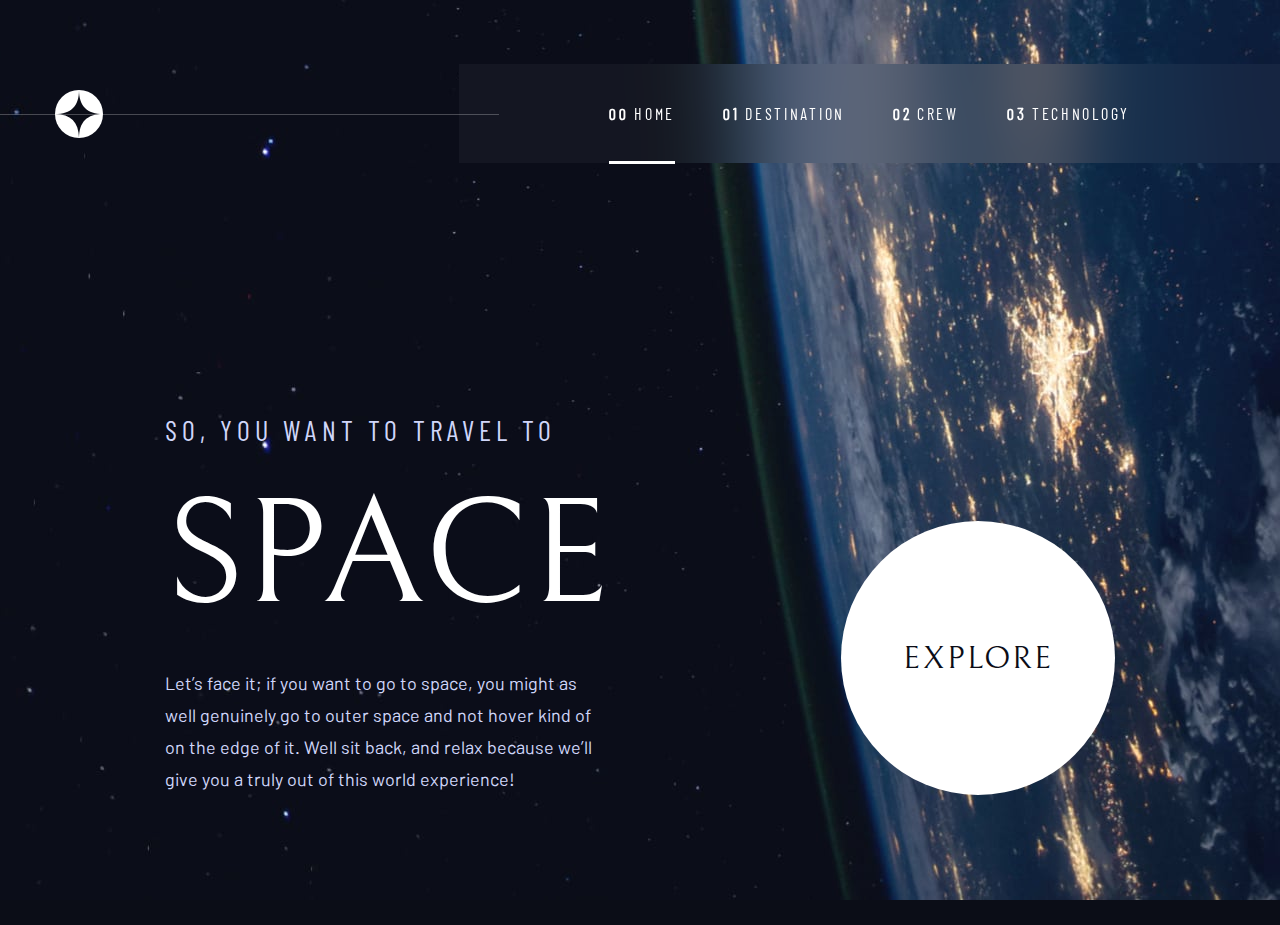
<file: index.html>
<!DOCTYPE html>
<html lang="en">
  <head>
    <meta charset="UTF-8" />
    <meta name="viewport" content="width=device-width, initial-scale=1.0" />
    <title>Space tourism multi-page website</title>
    <link rel="stylesheet" href="./styles/global.css" />
    <link rel="stylesheet" href="./styles/home.css" />
    <link
      rel="shortcut icon"
      href="../assets/favicon.png"
      type="image/x-icon"
    />
    <link
      rel="stylesheet"
      href="https://cdnjs.cloudflare.com/ajax/libs/animate.css/4.1.1/animate.min.css"
    />
  </head>
  <body>
    <div class="home wrapper">
      <header>
        <nav>
          <div class="logo">
            <img src="./assets/shared/logo.svg" alt="logo icon" />
          </div>
          <input type="checkbox" name="menu" id="menu" />
          <label for="menu"><span></span><span></span><span></span></label>
          <ul>
            <li>
              <a class="active" href="#"><span>00</span> Home</a>
            </li>
            <li>
              <a href="./pages/destination/destination.html"
                ><span>01</span> Destination</a
              >
            </li>
            <li>
              <a href="./pages/crew/crew.html"><span>02</span> Crew </a>
            </li>
            <li>
              <a href="./pages/technology/technology.html"
                ><span>03</span> Technology</a
              >
            </li>
          </ul>
        </nav>
      </header>

      <section class="hero animate__animated animate__fadeIn container">
        <div class="text">
          <h5>SO, YOU WANT TO TRAVEL TO</h5>
          <h1>Space</h1>
          <p class="description">
            Let’s face it; if you want to go to space, you might as well
            genuinely go to outer space and not hover kind of on the edge of it.
            Well sit back, and relax because we’ll give you a truly out of this
            world experience!
          </p>
        </div>
        <div class="explore">
          <a
            class="explore-btn animate__animated animate__pulse animate__delay-1s animate__infinite"
            href="./pages/destination/destination.html"
            draggable="false"
          >
            <p>Explore</p>
          </a>
        </div>
      </section>
    </div>
  </body>
</html>
</file>
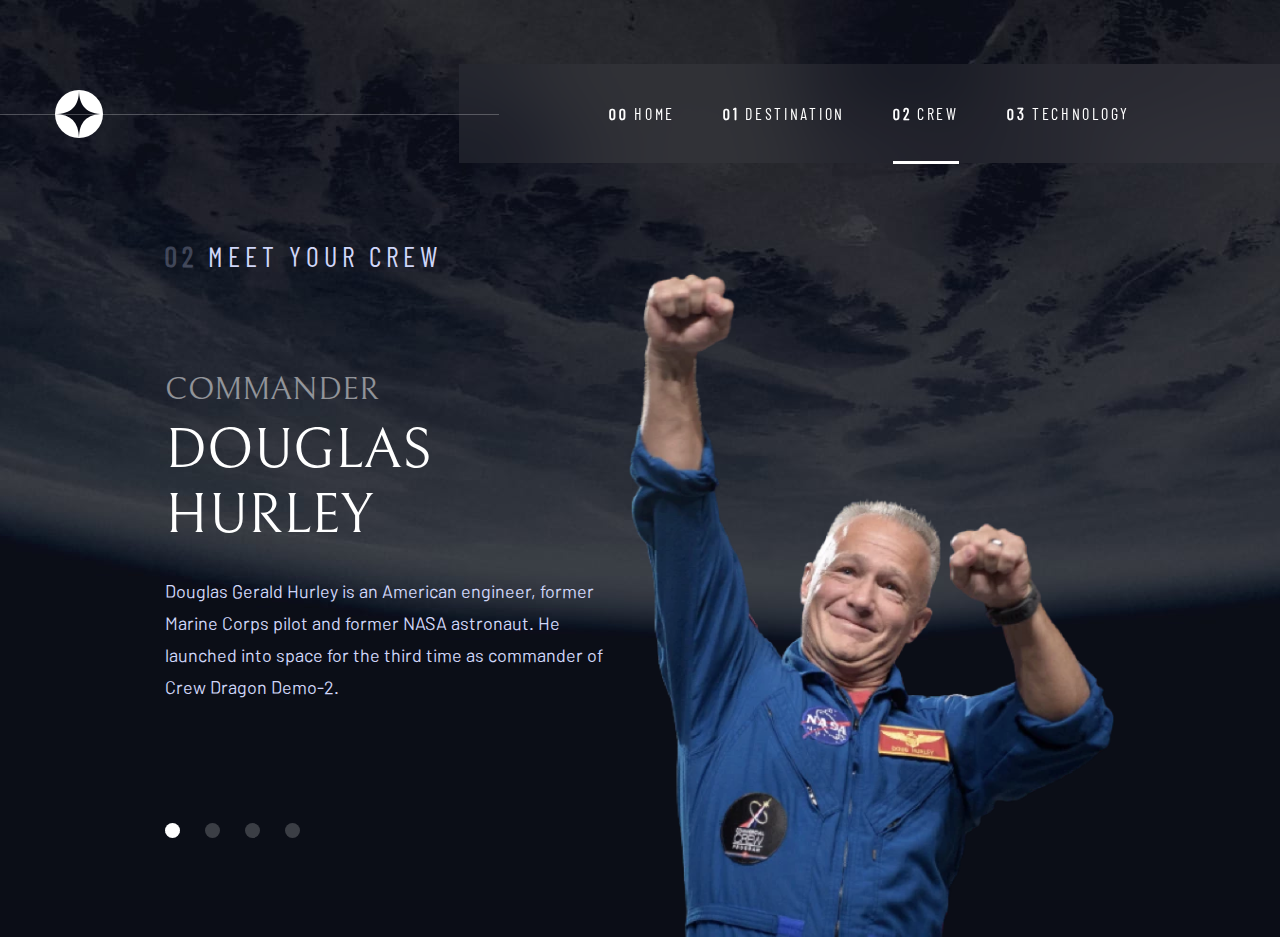
<file: pages/crew/crew.html>
<!DOCTYPE html>
<html lang="en">
  <head>
    <meta charset="UTF-8" />
    <meta name="viewport" content="width=device-width, initial-scale=1.0" />
    <title>Crew</title>
    <link rel="stylesheet" href="../../styles/global.css" />
    <link rel="stylesheet" href="../../styles/crew.css" />
    <link
      rel="shortcut icon"
      href="../../assets/favicon.png"
      type="image/x-icon"
    />
    <link
      rel="stylesheet"
      href="https://cdnjs.cloudflare.com/ajax/libs/animate.css/4.1.1/animate.min.css"
    />
  </head>
  <body>
    <div class="crew wrapper">
      <header>
        <nav>
          <div class="logo">
            <img src="../../assets/shared/logo.svg" alt="logo icon" />
          </div>
          <input type="checkbox" name="menu" id="menu" />
          <label for="menu"><span></span><span></span><span></span></label>
          <ul>
            <li>
              <a href="../../index.html"><span>00</span> Home</a>
            </li>
            <li>
              <a href="../../pages/destination/destination.html"
                ><span>01</span> Destination</a
              >
            </li>
            <li>
              <a class="active" href="#"><span>02</span> Crew </a>
            </li>
            <li>
              <a href="../../pages/technology/technology.html"
                ><span>03</span> Technology</a
              >
            </li>
          </ul>
        </nav>
      </header>

      <section class="hero container">
        <h5><span>02</span> Meet your crew</h5>

        <div class="content">
          <div class="text animate__animated animate__fadeIn">
            <h4>Commander</h4>
            <h3>Douglas Hurley</h3>
            <p class="description">
              Douglas Gerald Hurley is an American engineer, former Marine Corps
              pilot and former NASA astronaut. He launched into space for the
              third time as commander of Crew Dragon Demo-2.
            </p>
            <div class="dots">
              <a href="#" class="dot active"></a>
              <a href="./crew_2.html" class="dot"></a>
              <a href="./crew_3.html" class="dot"></a>
              <a href="./crew_4.html" class="dot"></a>
            </div>
          </div>
          <div class="image animate__animated animate__fadeInUp">
            <img
              src="../../assets/crew/image-douglas-hurley.webp"
              alt="crew image"
            />
          </div>
        </div>
      </section>
    </div>
  </body>
</html>
</file>
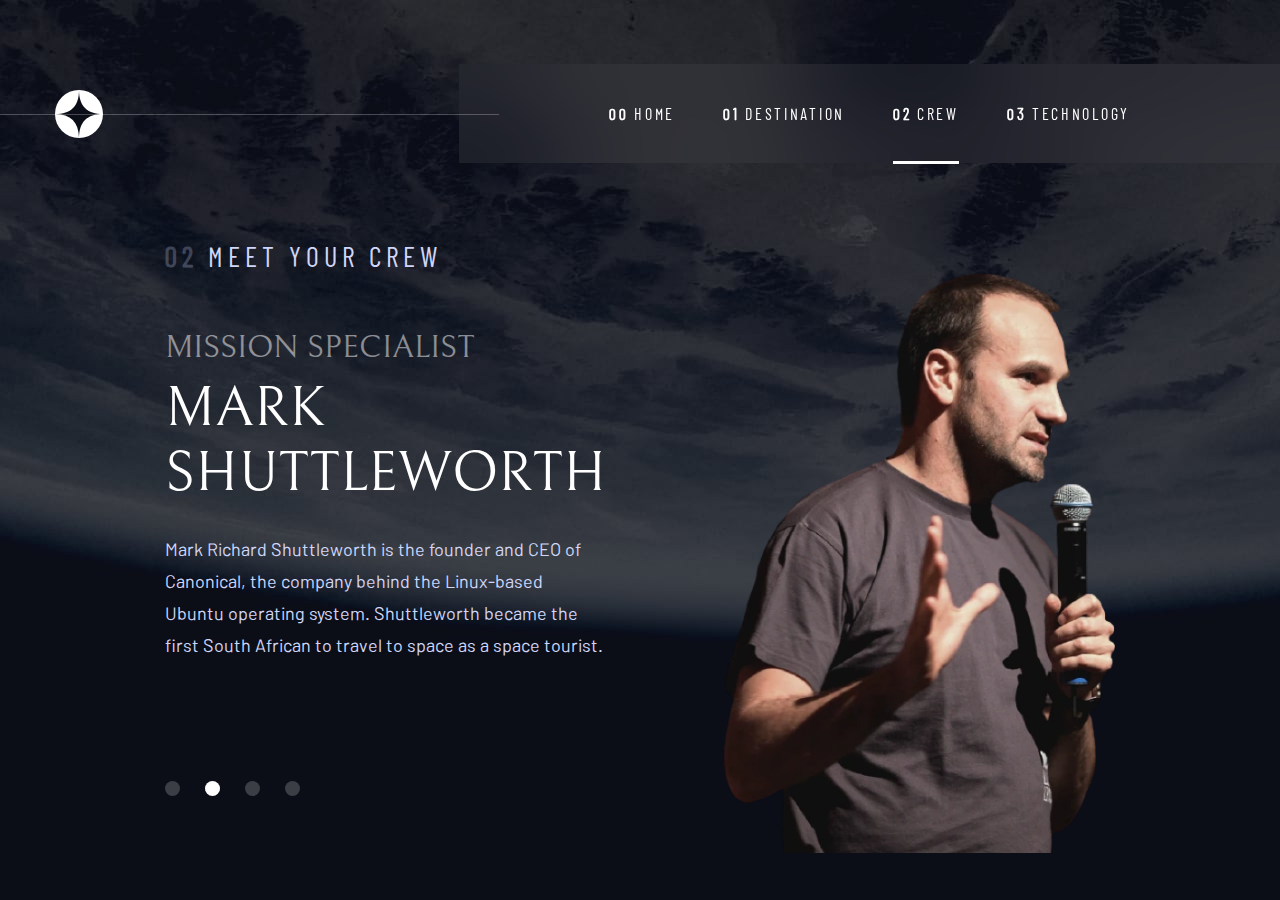
<file: pages/crew/crew_2.html>
<!DOCTYPE html>
<html lang="en">
  <head>
    <meta charset="UTF-8" />
    <meta name="viewport" content="width=device-width, initial-scale=1.0" />
    <title>Crew</title>
    <link rel="stylesheet" href="../../styles/global.css" />
    <link rel="stylesheet" href="../../styles/crew.css" />
    <link
      rel="shortcut icon"
      href="../../assets/favicon.png"
      type="image/x-icon"
    />
    <link
      rel="stylesheet"
      href="https://cdnjs.cloudflare.com/ajax/libs/animate.css/4.1.1/animate.min.css"
    />
  </head>
  <body>
    <div class="crew wrapper">
      <header>
        <nav>
          <div class="logo">
            <img src="../../assets/shared/logo.svg" alt="logo icon" />
          </div>
          <input type="checkbox" name="menu" id="menu" />
          <label for="menu"><span></span><span></span><span></span></label>
          <ul>
            <li>
              <a href="../../index.html"><span>00</span> Home</a>
            </li>
            <li>
              <a href="../../pages/destination/destination.html"
                ><span>01</span> Destination</a
              >
            </li>
            <li>
              <a class="active" href="#"><span>02</span> Crew </a>
            </li>
            <li>
              <a href="../../pages/technology/technology.html"
                ><span>03</span> Technology</a
              >
            </li>
          </ul>
        </nav>
      </header>

      <section class="hero container">
        <h5><span>02</span> Meet your crew</h5>

        <div class="content">
          <div class="text animate__animated animate__fadeIn">
            <h4>Mission Specialist</h4>
            <h3>MARK SHUTTLEWORTH</h3>
            <p class="description">
              Mark Richard Shuttleworth is the founder and CEO of Canonical, the
              company behind the Linux-based Ubuntu operating system.
              Shuttleworth became the first South African to travel to space as
              a space tourist.
            </p>
            <div class="dots">
              <a href="./crew.html" class="dot"></a>
              <a href="#" class="dot active"></a>
              <a href="./crew_3.html" class="dot"></a>
              <a href="./crew_4.html" class="dot"></a>
            </div>
          </div>
          <div class="image animate__animated animate__fadeInUp">
            <img
              src="../../assets/crew/image-mark-shuttleworth.webp"
              alt="crew image"
            />
          </div>
        </div>
      </section>
    </div>
  </body>
</html>
</file>
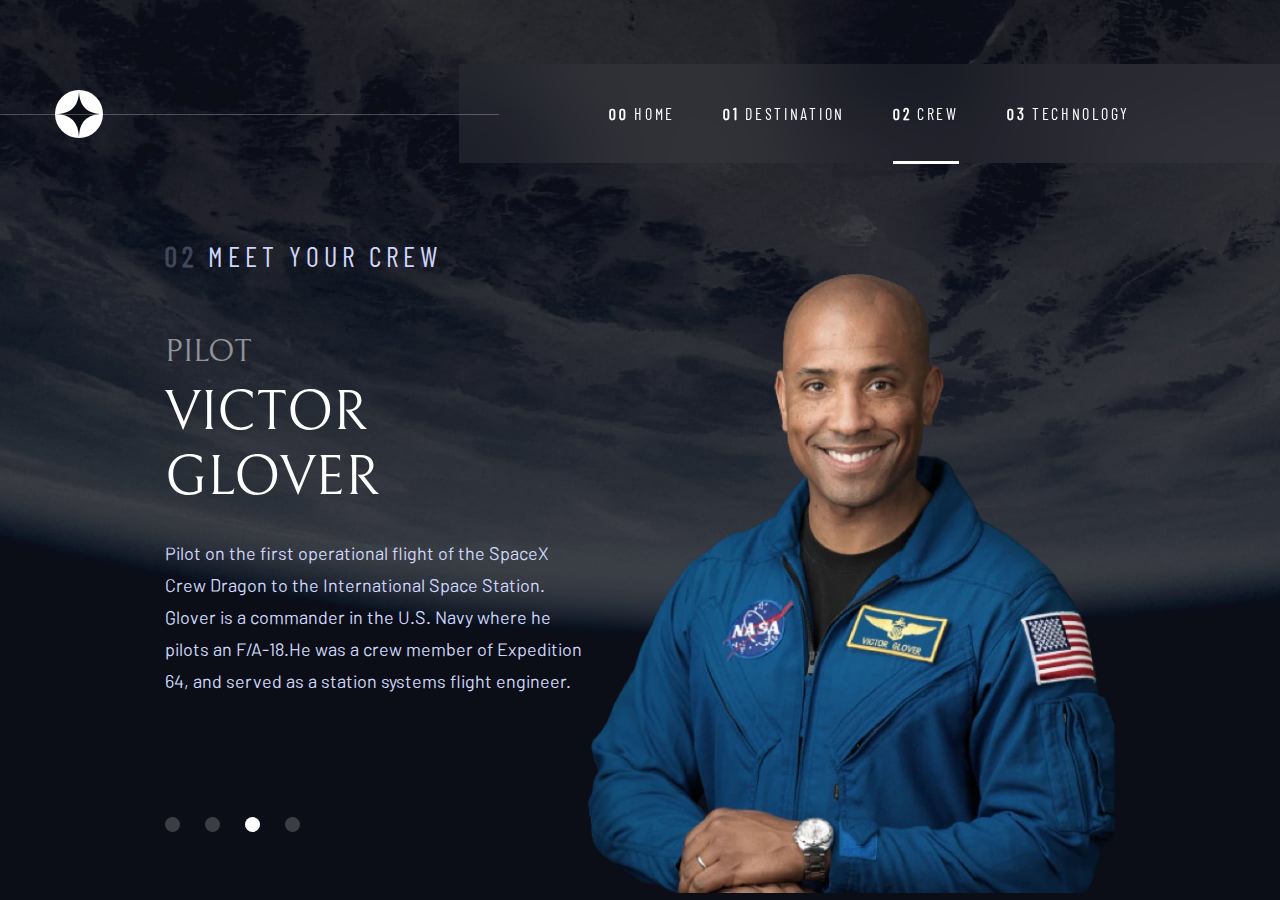
<file: pages/crew/crew_3.html>
<!DOCTYPE html>
<html lang="en">
  <head>
    <meta charset="UTF-8" />
    <meta name="viewport" content="width=device-width, initial-scale=1.0" />
    <title>Crew</title>
    <link rel="stylesheet" href="../../styles/global.css" />
    <link rel="stylesheet" href="../../styles/crew.css" />
    <link
      rel="shortcut icon"
      href="../../assets/favicon.png"
      type="image/x-icon"
    />
    <link
      rel="stylesheet"
      href="https://cdnjs.cloudflare.com/ajax/libs/animate.css/4.1.1/animate.min.css"
    />
  </head>
  <body>
    <div class="crew wrapper">
      <header>
        <nav>
          <div class="logo">
            <img src="../../assets/shared/logo.svg" alt="logo icon" />
          </div>
          <input type="checkbox" name="menu" id="menu" />
          <label for="menu"><span></span><span></span><span></span></label>
          <ul>
            <li>
              <a href="../../index.html"><span>00</span> Home</a>
            </li>
            <li>
              <a href="../../pages/destination/destination.html"
                ><span>01</span> Destination</a
              >
            </li>
            <li>
              <a class="active" href="#"><span>02</span> Crew </a>
            </li>
            <li>
              <a href="../../pages/technology/technology.html"
                ><span>03</span> Technology</a
              >
            </li>
          </ul>
        </nav>
      </header>

      <section class="hero container">
        <h5><span>02</span> Meet your crew</h5>

        <div class="content">
          <div class="text animate__animated animate__fadeIn">
            <h4>PILOT</h4>
            <h3>Victor Glover</h3>
            <p class="description">
              Pilot on the first operational flight of the SpaceX Crew Dragon to
              the International Space Station. Glover is a commander in the U.S.
              Navy where he pilots an F/A-18.He was a crew member of Expedition
              64, and served as a station systems flight engineer.
            </p>
            <div class="dots">
              <a href="./crew.html" class="dot"></a>
              <a href="./crew_2.html" class="dot"></a>
              <a href="#" class="dot active"></a>
              <a href="./crew_4.html" class="dot"></a>
            </div>
          </div>
          <div class="image animate__animated animate__fadeInUp">
            <img
              src="../../assets/crew/image-victor-glover.webp"
              alt="crew image"
            />
          </div>
        </div>
      </section>
    </div>
  </body>
</html>
</file>
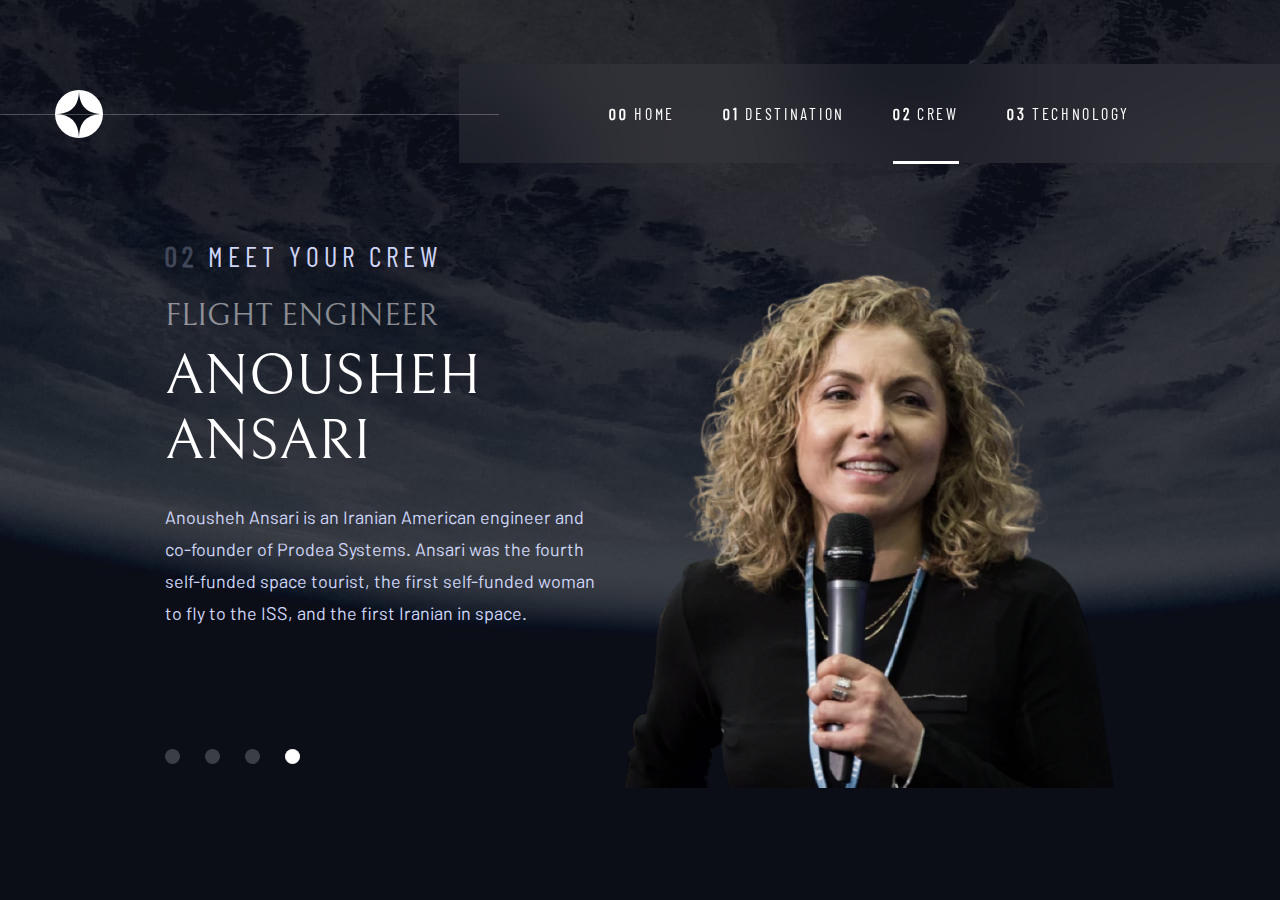
<file: pages/crew/crew_4.html>
<!DOCTYPE html>
<html lang="en">
  <head>
    <meta charset="UTF-8" />
    <meta name="viewport" content="width=device-width, initial-scale=1.0" />
    <title>Crew</title>
    <link rel="stylesheet" href="../../styles/global.css" />
    <link rel="stylesheet" href="../../styles/crew.css" />
    <link
      rel="shortcut icon"
      href="../../assets/favicon.png"
      type="image/x-icon"
    />
    <link
      rel="stylesheet"
      href="https://cdnjs.cloudflare.com/ajax/libs/animate.css/4.1.1/animate.min.css"
    />
  </head>
  <body>
    <div class="crew wrapper">
      <header>
        <nav>
          <div class="logo">
            <img src="../../assets/shared/logo.svg" alt="logo icon" />
          </div>
          <input type="checkbox" name="menu" id="menu" />
          <label for="menu"><span></span><span></span><span></span></label>
          <ul>
            <li>
              <a href="../../index.html"><span>00</span> Home</a>
            </li>
            <li>
              <a href="../../pages/destination/destination.html"
                ><span>01</span> Destination</a
              >
            </li>
            <li>
              <a class="active" href="#"><span>02</span> Crew </a>
            </li>
            <li>
              <a href="../../pages/technology/technology.html"
                ><span>03</span> Technology</a
              >
            </li>
          </ul>
        </nav>
      </header>

      <section class="hero container">
        <h5><span>02</span> Meet your crew</h5>

        <div class="content">
          <div class="text animate__animated animate__fadeIn">
            <h4>Flight Engineer</h4>
            <h3>Anousheh Ansari</h3>
            <p class="description">
              Anousheh Ansari is an Iranian American engineer and co-founder of
              Prodea Systems. Ansari was the fourth self-funded space tourist,
              the first self-funded woman to fly to the ISS, and the first
              Iranian in space.
            </p>
            <div class="dots">
              <a href="./crew.html" class="dot"></a>
              <a href="./crew_2.html" class="dot"></a>
              <a href="./crew_3.html" class="dot"></a>
              <a href="#" class="dot active"></a>
            </div>
          </div>
          <div class="image animate__animated animate__fadeInUp">
            <img
              src="../../assets/crew/image-anousheh-ansari.webp"
              alt="crew image"
            />
          </div>
        </div>
      </section>
    </div>
  </body>
</html>
</file>
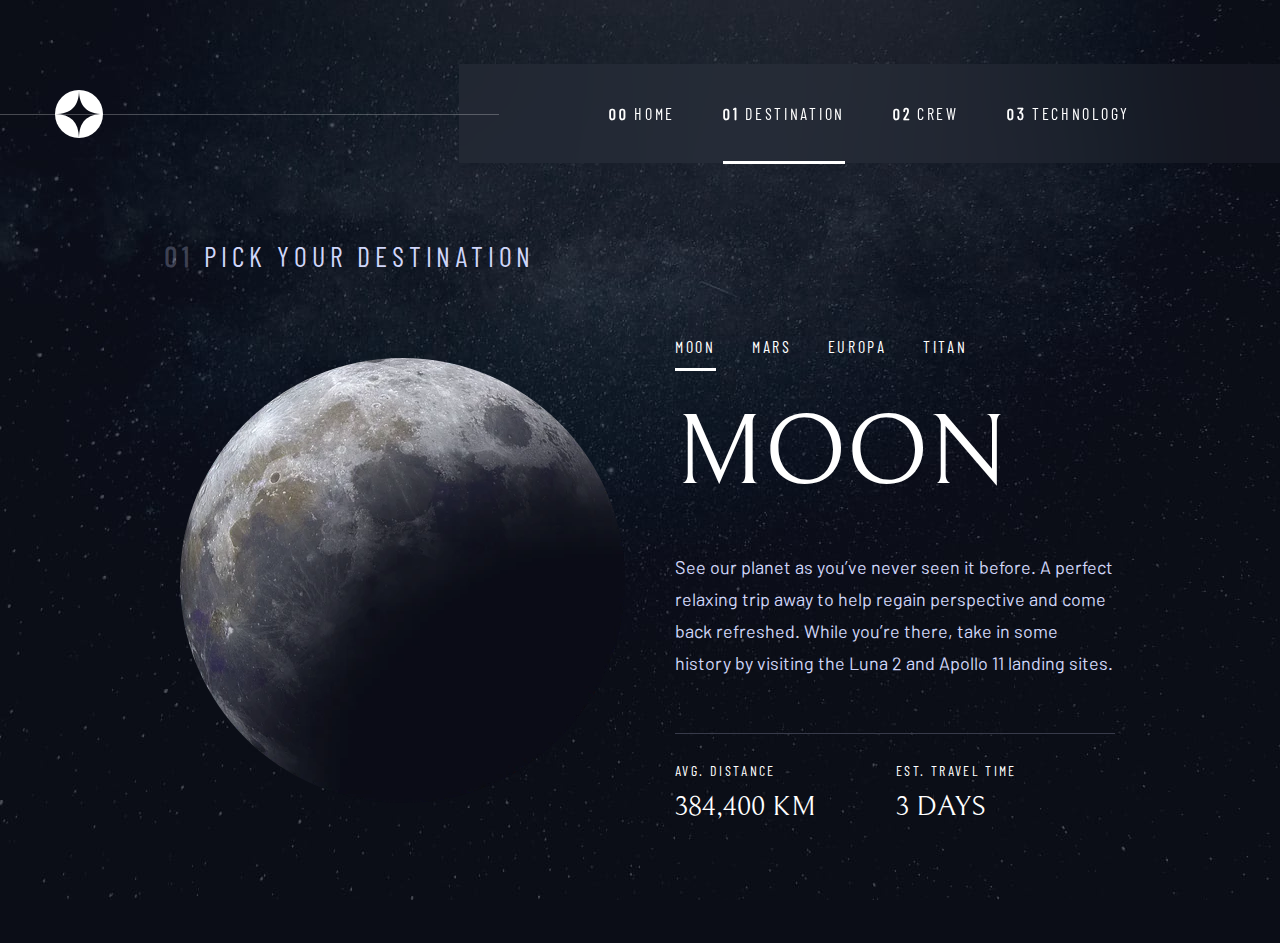
<file: pages/destination/destination.html>
<!DOCTYPE html>
<html lang="en">
  <head>
    <meta charset="UTF-8" />
    <meta name="viewport" content="width=device-width, initial-scale=1.0" />
    <title>Destination</title>
    <link rel="stylesheet" href="../../styles/global.css" />
    <link rel="stylesheet" href="../../styles/destination.css" />
    <link
      rel="shortcut icon"
      href="../../assets/favicon.png"
      type="image/x-icon"
    />
    <link
      rel="stylesheet"
      href="https://cdnjs.cloudflare.com/ajax/libs/animate.css/4.1.1/animate.min.css"
    />
  </head>
  <body>
    <div class="destination wrapper">
      <header>
        <nav>
          <div class="logo">
            <img src="../../assets/shared/logo.svg" alt="logo icon" />
          </div>
          <input type="checkbox" name="menu" id="menu" />
          <label for="menu"><span></span><span></span><span></span></label>
          <ul>
            <li>
              <a href="../../index.html"><span>00</span> Home</a>
            </li>
            <li>
              <a class="active" href="#"><span>01</span> Destination</a>
            </li>
            <li>
              <a href="../../pages/crew/crew.html"><span>02</span> Crew </a>
            </li>
            <li>
              <a href="../../pages/technology/technology.html"
                ><span>03</span> Technology</a
              >
            </li>
          </ul>
        </nav>
      </header>

      <section class="hero container">
        <h5><span>01</span> Pick your destination</h5>

        <div class="content">
          <div class="image animate__animated animate__rollIn">
            <img
              src="../../assets/destination/image-moon.webp"
              alt="destination image"
            />
          </div>
          <div class="text animate__animated animate__fadeIn">
            <ul>
              <li><a class="active" href="#">Moon</a></li>
              <li><a href="./destination_2.html">Mars</a></li>
              <li><a href="./destination_3.html">Europa</a></li>
              <li><a href="./destination_4.html">Titan</a></li>
            </ul>
            <h2>Moon</h2>
            <p class="description">
              See our planet as you’ve never seen it before. A perfect relaxing
              trip away to help regain perspective and come back refreshed.
              While you’re there, take in some history by visiting the Luna 2
              and Apollo 11 landing sites.
            </p>
            <div class="destination-details">
              <div>
                <p class="subheading-two">AVG. DISTANCE</p>
                <p class="subheading-one">384,400 km</p>
              </div>
              <div>
                <p class="subheading-two">Est. travel time</p>
                <p class="subheading-one">3 days</p>
              </div>
            </div>
          </div>
        </div>
      </section>
    </div>
  </body>
</html>
</file>
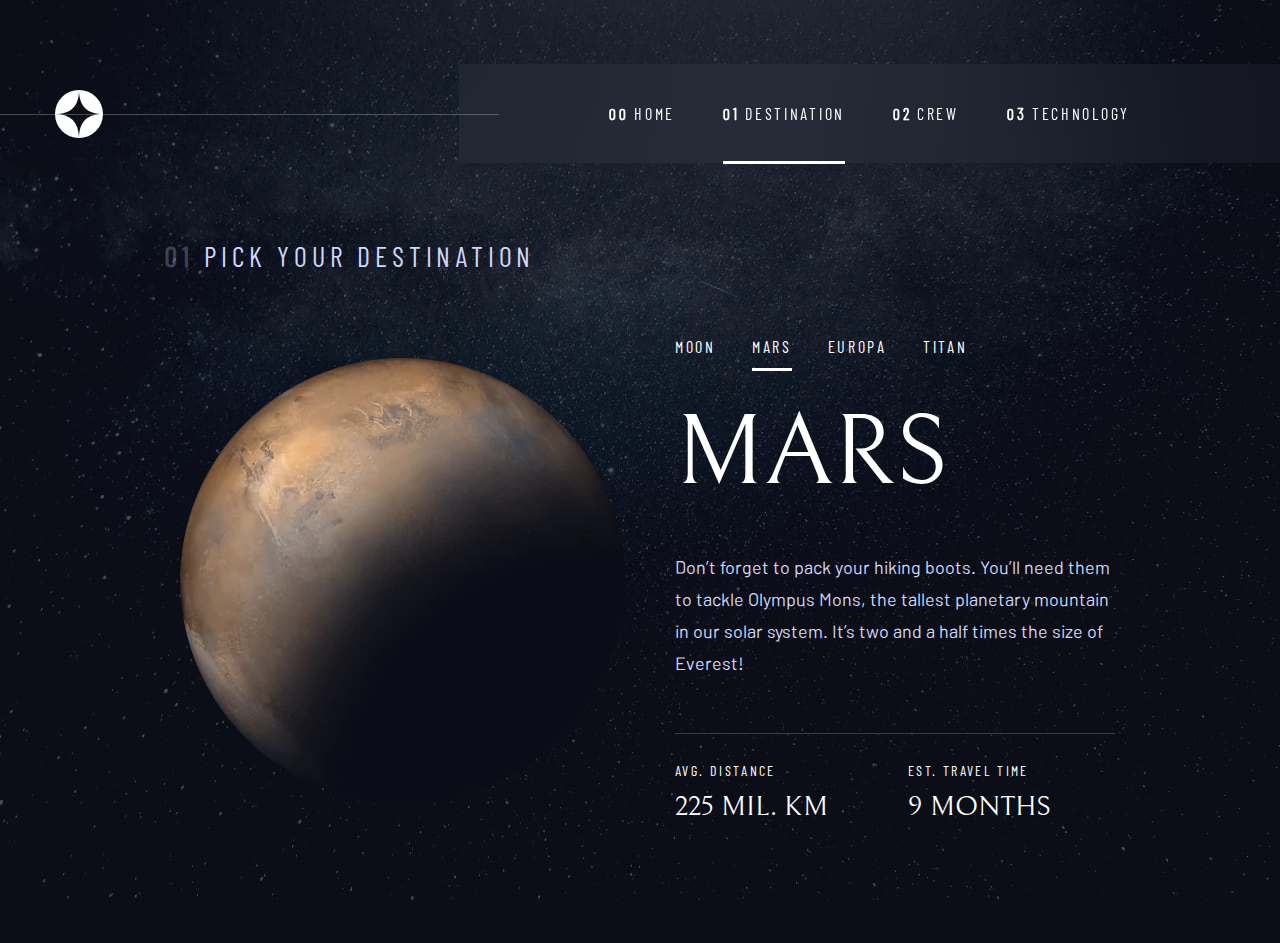
<file: pages/destination/destination_2.html>
<!DOCTYPE html>
<html lang="en">
  <head>
    <meta charset="UTF-8" />
    <meta name="viewport" content="width=device-width, initial-scale=1.0" />
    <title>Mars</title>
    <link rel="stylesheet" href="../../styles/global.css" />
    <link rel="stylesheet" href="../../styles/destination.css" />
    <link
      rel="shortcut icon"
      href="../../assets/favicon.png"
      type="image/x-icon"
    />
    <link
      rel="stylesheet"
      href="https://cdnjs.cloudflare.com/ajax/libs/animate.css/4.1.1/animate.min.css"
    />
  </head>
  <body>
    <div class="destination wrapper">
      <header>
        <nav>
          <div class="logo">
            <img src="../../assets/shared/logo.svg" alt="logo icon" />
          </div>
          <input type="checkbox" name="menu" id="menu" />
          <label for="menu"><span></span><span></span><span></span></label>
          <ul>
            <li>
              <a href="../../index.html"><span>00</span> Home</a>
            </li>
            <li>
              <a class="active" href="#"><span>01</span> Destination</a>
            </li>
            <li>
              <a href="../../pages/crew/crew.html"><span>02</span> Crew </a>
            </li>
            <li>
              <a href="../../pages/technology/technology.html"
                ><span>03</span> Technology</a
              >
            </li>
          </ul>
        </nav>
      </header>

      <section class="hero container">
        <h5><span>01</span> Pick your destination</h5>

        <div class="content">
          <div class="image animate__animated animate__rollIn">
            <img
              src="../../assets/destination/image-mars.webp"
              alt="destination image"
            />
          </div>
          <div class="text animate__animated animate__fadeIn">
            <ul>
              <li><a href="./destination.html">Moon</a></li>
              <li><a class="active" href="#">Mars</a></li>
              <li><a href="./destination_3.html">Europa</a></li>
              <li><a href="./destination_4.html">Titan</a></li>
            </ul>
            <h2>Mars</h2>
            <p class="description">
              Don’t forget to pack your hiking boots. You’ll need them to tackle
              Olympus Mons, the tallest planetary mountain in our solar system.
              It’s two and a half times the size of Everest!
            </p>
            <div class="destination-details">
              <div>
                <p class="subheading-two">AVG. DISTANCE</p>
                <p class="subheading-one">225 MIL. km</p>
              </div>
              <div>
                <p class="subheading-two">Est. travel time</p>
                <p class="subheading-one">9 months</p>
              </div>
            </div>
          </div>
        </div>
      </section>
    </div>
  </body>
</html>
</file>
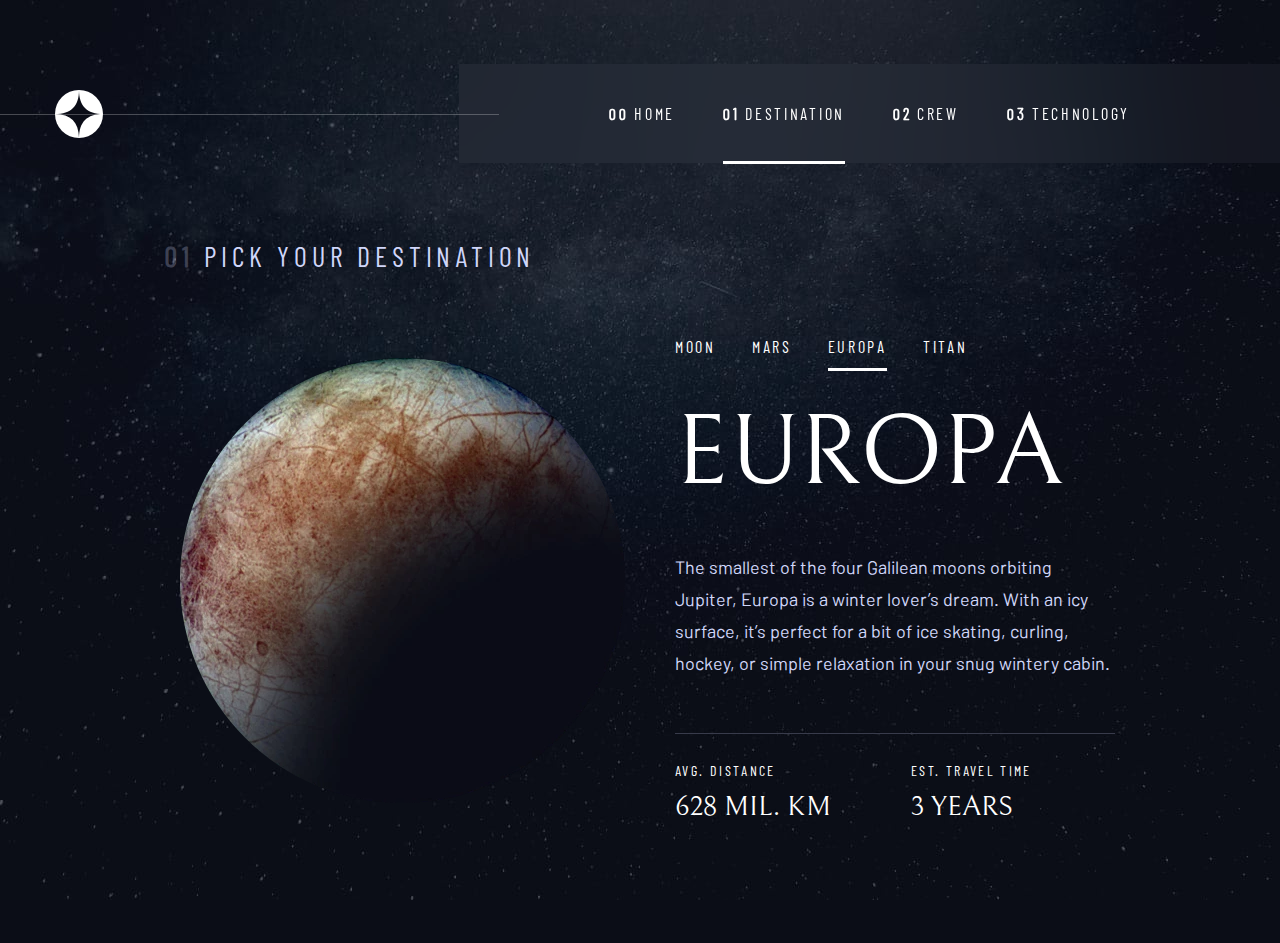
<file: pages/destination/destination_3.html>
<!DOCTYPE html>
<html lang="en">
  <head>
    <meta charset="UTF-8" />
    <meta name="viewport" content="width=device-width, initial-scale=1.0" />
    <title>Europa</title>
    <link rel="stylesheet" href="../../styles/global.css" />
    <link rel="stylesheet" href="../../styles/destination.css" />
    <link
      rel="shortcut icon"
      href="../../assets/favicon.png"
      type="image/x-icon"
    />
    <link
      rel="stylesheet"
      href="https://cdnjs.cloudflare.com/ajax/libs/animate.css/4.1.1/animate.min.css"
    />
  </head>
  <body>
    <div class="destination wrapper">
      <header>
        <nav>
          <div class="logo">
            <img src="../../assets/shared/logo.svg" alt="logo icon" />
          </div>
          <input type="checkbox" name="menu" id="menu" />
          <label for="menu"><span></span><span></span><span></span></label>
          <ul>
            <li>
              <a href="../../index.html"><span>00</span> Home</a>
            </li>
            <li>
              <a class="active" href="#"><span>01</span> Destination</a>
            </li>
            <li>
              <a href="../../pages/crew/crew.html"><span>02</span> Crew </a>
            </li>
            <li>
              <a href="../../pages/technology/technology.html"
                ><span>03</span> Technology</a
              >
            </li>
          </ul>
        </nav>
      </header>

      <section class="hero container">
        <h5><span>01</span> Pick your destination</h5>

        <div class="content">
          <div class="image animate__animated animate__rollIn">
            <img
              src="../../assets/destination/image-europa.webp"
              alt="destination image"
            />
          </div>
          <div class="text animate__animated animate__fadeIn">
            <ul>
              <li><a href="./destination.html">Moon</a></li>
              <li><a href="./destination_2.html">Mars</a></li>
              <li><a class="active" href="#">Europa</a></li>
              <li><a href="./destination_4.html">Titan</a></li>
            </ul>
            <h2>Europa</h2>
            <p class="description">
              The smallest of the four Galilean moons orbiting Jupiter, Europa
              is a winter lover’s dream. With an icy surface, it’s perfect for a
              bit of ice skating, curling, hockey, or simple relaxation in your
              snug wintery cabin.
            </p>
            <div class="destination-details">
              <div>
                <p class="subheading-two">AVG. DISTANCE</p>
                <p class="subheading-one">628 MIL. km</p>
              </div>
              <div>
                <p class="subheading-two">Est. travel time</p>
                <p class="subheading-one">3 years</p>
              </div>
            </div>
          </div>
        </div>
      </section>
    </div>
  </body>
</html>
</file>
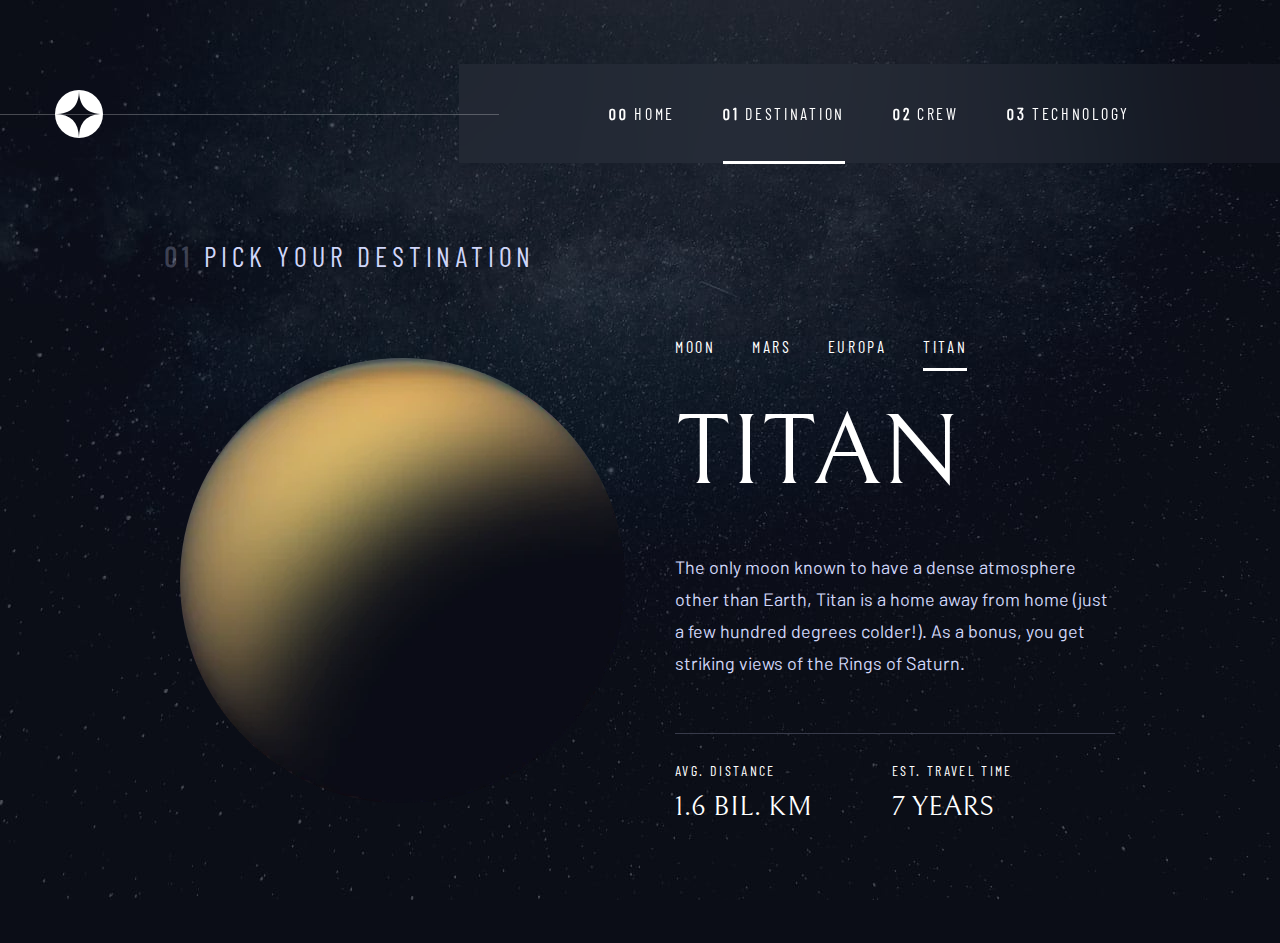
<file: pages/destination/destination_4.html>
<!DOCTYPE html>
<html lang="en">
  <head>
    <meta charset="UTF-8" />
    <meta name="viewport" content="width=device-width, initial-scale=1.0" />
    <title>Titan</title>
    <link rel="stylesheet" href="../../styles/global.css" />
    <link rel="stylesheet" href="../../styles/destination.css" />
    <link
      rel="shortcut icon"
      href="../../assets/favicon.png"
      type="image/x-icon"
    />
    <link
      rel="stylesheet"
      href="https://cdnjs.cloudflare.com/ajax/libs/animate.css/4.1.1/animate.min.css"
    />
  </head>
  <body>
    <div class="destination wrapper">
      <header>
        <nav>
          <div class="logo">
            <img src="../../assets/shared/logo.svg" alt="logo icon" />
          </div>
          <input type="checkbox" name="menu" id="menu" />
          <label for="menu"><span></span><span></span><span></span></label>
          <ul>
            <li>
              <a href="../../index.html"><span>00</span> Home</a>
            </li>
            <li>
              <a class="active" href="#"><span>01</span> Destination</a>
            </li>
            <li>
              <a href="../../pages/crew/crew.html"><span>02</span> Crew </a>
            </li>
            <li>
              <a href="../../pages/technology/technology.html"
                ><span>03</span> Technology</a
              >
            </li>
          </ul>
        </nav>
      </header>

      <section class="hero container">
        <h5><span>01</span> Pick your destination</h5>

        <div class="content">
          <div class="image animate__animated animate__rollIn">
            <img
              src="../../assets/destination/image-titan.webp"
              alt="destination image"
            />
          </div>
          <div class="text animate__animated animate__fadeIn">
            <ul>
              <li><a href="./destination.html">Moon</a></li>
              <li><a href="./destination_2.html">Mars</a></li>
              <li><a href="./destination_3.html">Europa</a></li>
              <li><a class="active" href="#">Titan</a></li>
            </ul>
            <h2>Titan</h2>
            <p class="description">
              The only moon known to have a dense atmosphere other than Earth,
              Titan is a home away from home (just a few hundred degrees
              colder!). As a bonus, you get striking views of the Rings of
              Saturn.
            </p>
            <div class="destination-details">
              <div>
                <p class="subheading-two">AVG. DISTANCE</p>
                <p class="subheading-one">1.6 BIL. km</p>
              </div>
              <div>
                <p class="subheading-two">Est. travel time</p>
                <p class="subheading-one">7 years</p>
              </div>
            </div>
          </div>
        </div>
      </section>
    </div>
  </body>
</html>
</file>
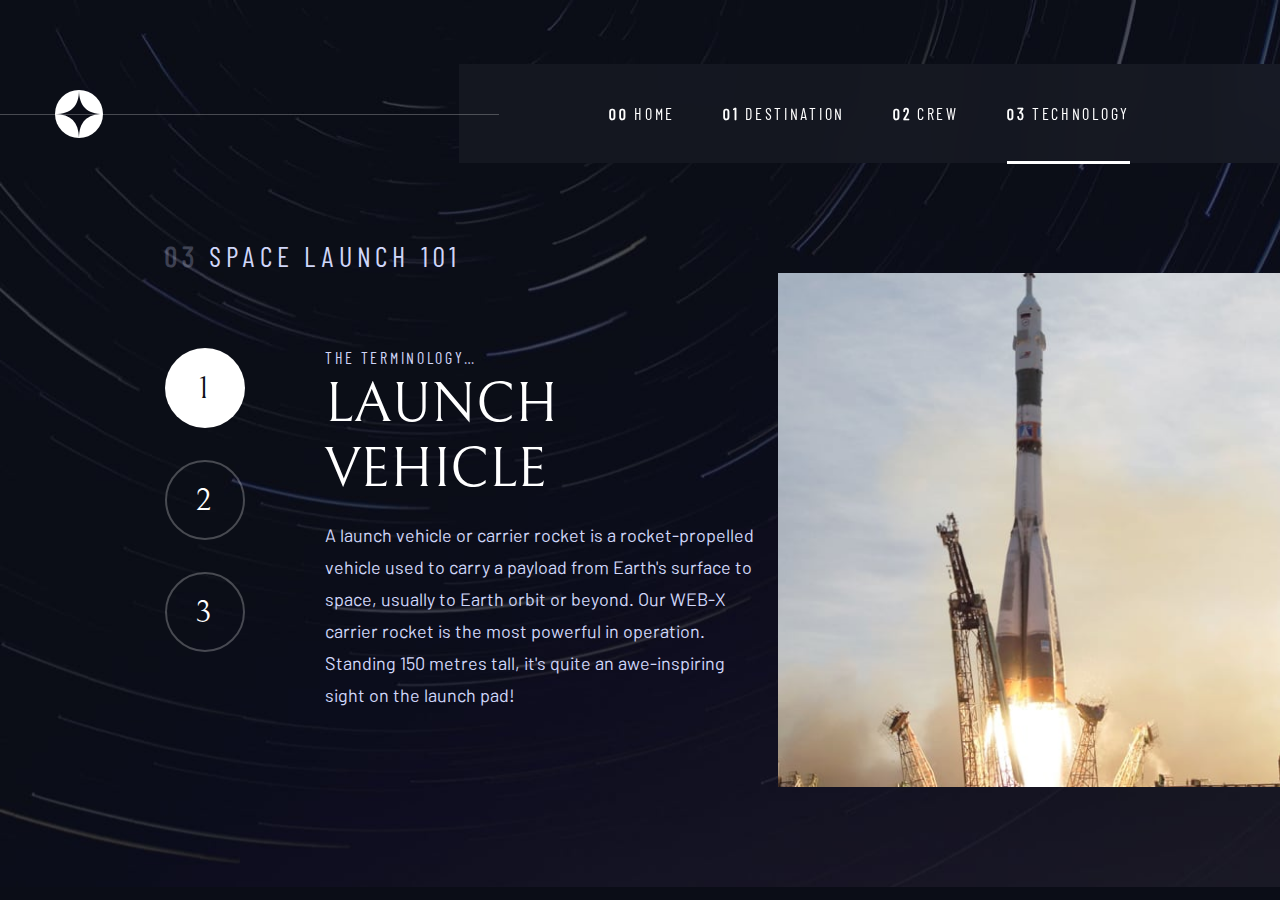
<file: pages/technology/technology.html>
<!DOCTYPE html>
<html lang="en">
  <head>
    <meta charset="UTF-8" />
    <meta name="viewport" content="width=device-width, initial-scale=1.0" />
    <title>Technology</title>
    <link rel="stylesheet" href="../../styles/global.css" />
    <link rel="stylesheet" href="../../styles/technology.css" />
    <link
      rel="shortcut icon"
      href="../../assets/favicon.png"
      type="image/x-icon"
    />
    <link
      rel="stylesheet"
      href="https://cdnjs.cloudflare.com/ajax/libs/animate.css/4.1.1/animate.min.css"
    />
  </head>
  <body>
    <div class="technology wrapper">
      <header>
        <nav>
          <div class="logo">
            <img src="../../assets/shared/logo.svg" alt="logo icon" />
          </div>
          <input type="checkbox" name="menu" id="menu" />
          <label for="menu"><span></span><span></span><span></span></label>
          <ul>
            <li>
              <a href="../../index.html"><span>00</span> Home</a>
            </li>
            <li>
              <a href="../../pages/destination/destination.html"
                ><span>01</span> Destination</a
              >
            </li>
            <li>
              <a href="../../pages/crew/crew.html"><span>02</span> Crew </a>
            </li>
            <li>
              <a class="active" href="#"><span>03</span> Technology</a>
            </li>
          </ul>
        </nav>
      </header>

      <section class="hero">
        <h5><span>03</span> SPACE LAUNCH 101</h5>

        <div class="content">
          <div class="text animate__animated animate__fadeIn">
            <div class="navigation">
              <a href="#" class="navigation-circle active">1</a>
              <a href="./technology_2.html" class="navigation-circle">2</a>
              <a href="./technology_3.html" class="navigation-circle">3</a>
            </div>
            <div>
              <p>THE TERMINOLOGY…</p>
              <h3>LAUNCH VEHICLE</h3>
              <p class="description">
                A launch vehicle or carrier rocket is a rocket-propelled vehicle
                used to carry a payload from Earth's surface to space, usually
                to Earth orbit or beyond. Our WEB-X carrier rocket is the most
                powerful in operation. Standing 150 metres tall, it's quite an
                awe-inspiring sight on the launch pad!
              </p>
            </div>
          </div>
          <div class="image animate__animated animate__fadeInRight">
            <img
              class="desktop-img"
              src="../../assets/technology/image-launch-vehicle-portrait.jpg"
              alt="technology image"
            />
            <img
              class="tablet-img"
              src="../../assets/technology/image-launch-vehicle-landscape.jpg"
              alt="technology image"
            />
          </div>
        </div>
      </section>
    </div>
  </body>
</html>
</file>
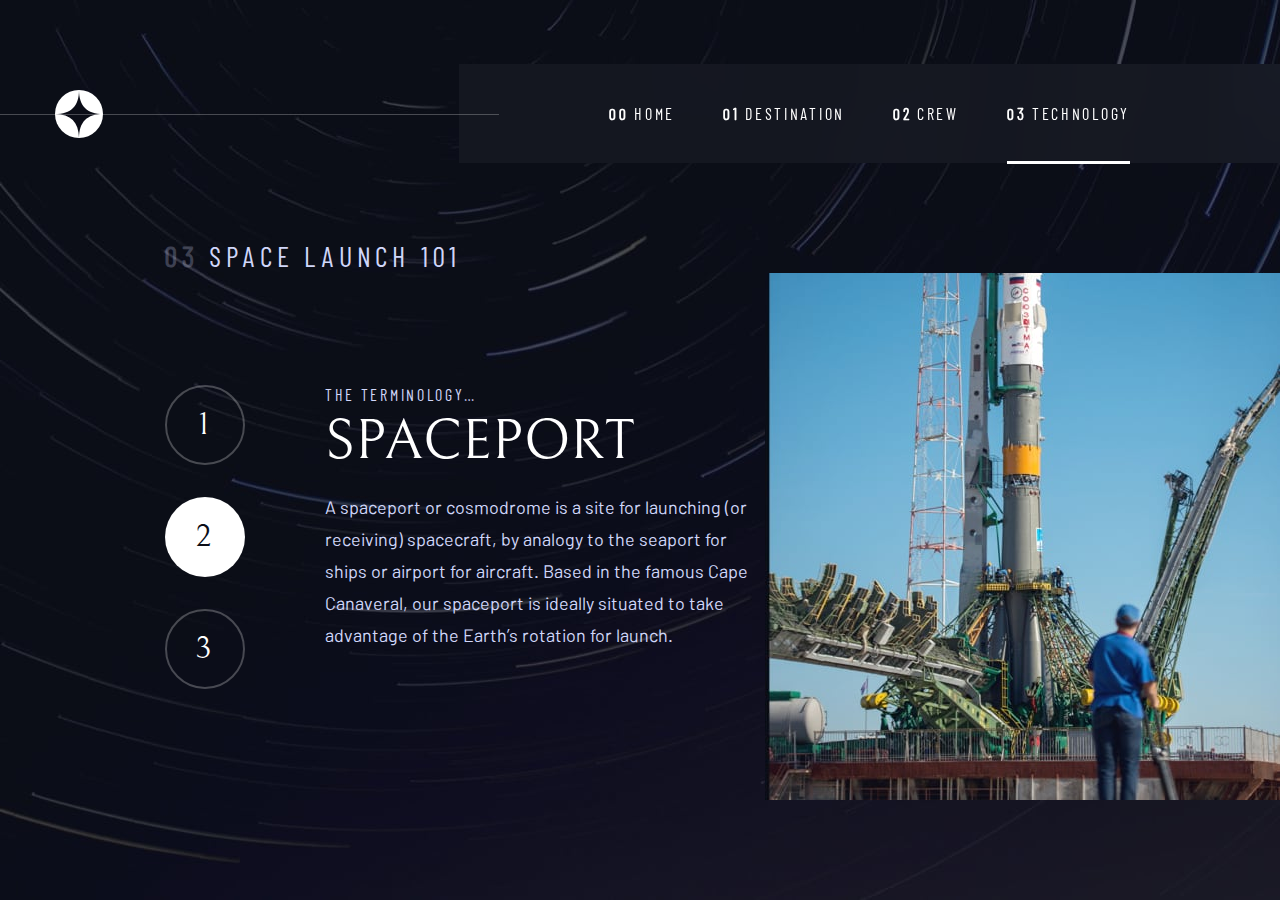
<file: pages/technology/technology_2.html>
<!DOCTYPE html>
<html lang="en">
  <head>
    <meta charset="UTF-8" />
    <meta name="viewport" content="width=device-width, initial-scale=1.0" />
    <title>Technology</title>
    <link rel="stylesheet" href="../../styles/global.css" />
    <link rel="stylesheet" href="../../styles/technology.css" />
    <link
      rel="shortcut icon"
      href="../../assets/favicon.png"
      type="image/x-icon"
    />
    <link
      rel="stylesheet"
      href="https://cdnjs.cloudflare.com/ajax/libs/animate.css/4.1.1/animate.min.css"
    />
  </head>
  <body>
    <div class="technology wrapper">
      <header>
        <nav>
          <div class="logo">
            <img src="../../assets/shared/logo.svg" alt="logo icon" />
          </div>
          <input type="checkbox" name="menu" id="menu" />
          <label for="menu"><span></span><span></span><span></span></label>
          <ul>
            <li>
              <a href="../../index.html"><span>00</span> Home</a>
            </li>
            <li>
              <a href="../../pages/destination/destination.html"
                ><span>01</span> Destination</a
              >
            </li>
            <li>
              <a href="../../pages/crew/crew.html"><span>02</span> Crew </a>
            </li>
            <li>
              <a class="active" href="#"><span>03</span> Technology</a>
            </li>
          </ul>
        </nav>
      </header>

      <section class="hero">
        <h5><span>03</span> SPACE LAUNCH 101</h5>

        <div class="content">
          <div class="text animate__animated animate__fadeIn">
            <div class="navigation">
              <a href="./technology.html" class="navigation-circle">1</a>
              <a href="#" class="navigation-circle active">2</a>
              <a href="./technology_3.html" class="navigation-circle">3</a>
            </div>
            <div>
              <p>THE TERMINOLOGY…</p>
              <h3>SPACEPORT</h3>
              <p class="description">
                A spaceport or cosmodrome is a site for launching (or receiving)
                spacecraft, by analogy to the seaport for ships or airport for
                aircraft. Based in the famous Cape Canaveral, our spaceport is
                ideally situated to take advantage of the Earth’s rotation for
                launch.
              </p>
            </div>
          </div>
          <div class="image animate__animated animate__fadeInRight">
            <img
              src="../../assets/technology/image-spaceport-portrait.jpg"
              alt="technology image"
            />
          </div>
        </div>
      </section>
    </div>
  </body>
</html>
</file>
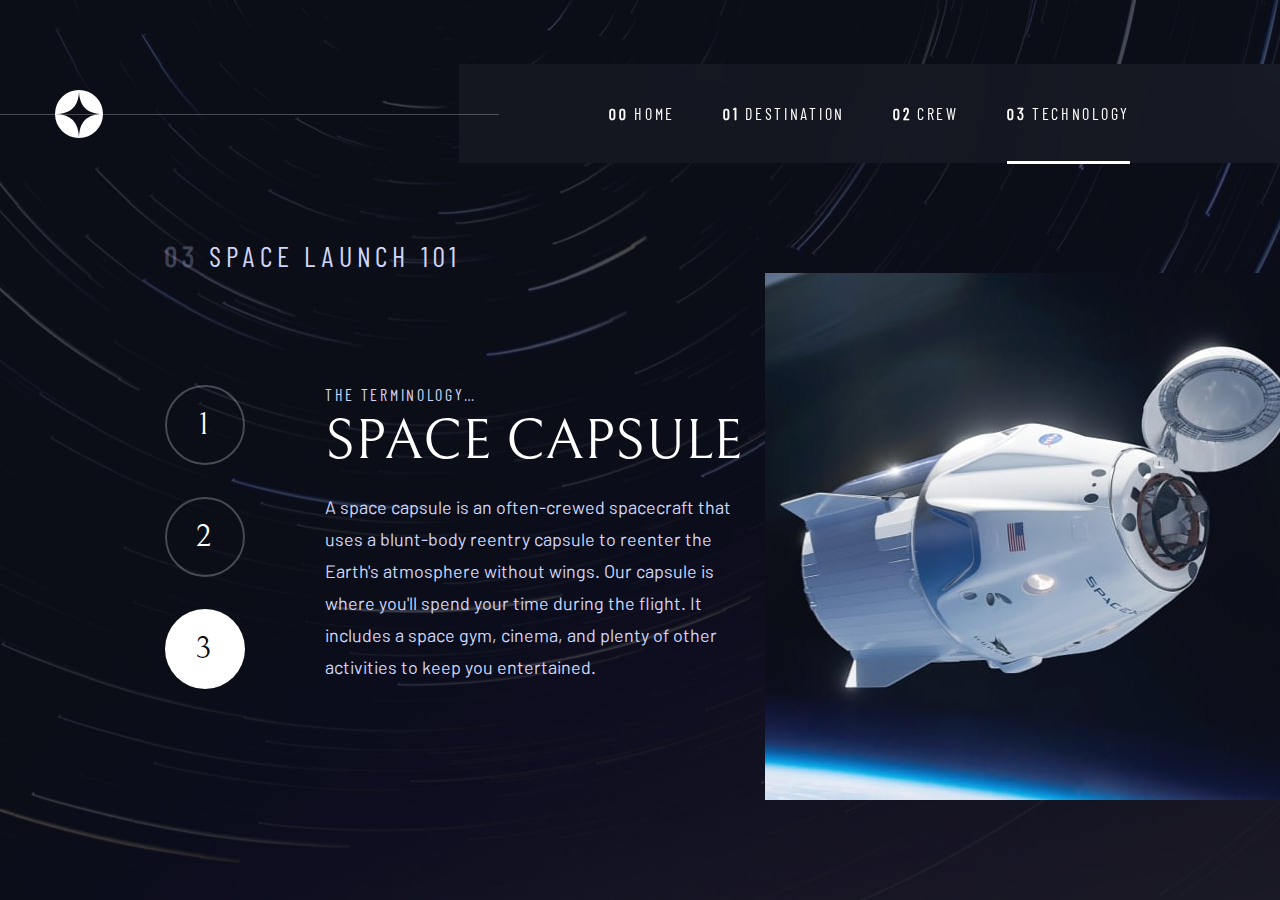
<file: pages/technology/technology_3.html>
<!DOCTYPE html>
<html lang="en">
  <head>
    <meta charset="UTF-8" />
    <meta name="viewport" content="width=device-width, initial-scale=1.0" />
    <title>Technology</title>
    <link rel="stylesheet" href="../../styles/global.css" />
    <link rel="stylesheet" href="../../styles/technology.css" />
    <link
      rel="shortcut icon"
      href="../../assets/favicon.png"
      type="image/x-icon"
    />
    <link
      rel="stylesheet"
      href="https://cdnjs.cloudflare.com/ajax/libs/animate.css/4.1.1/animate.min.css"
    />
  </head>
  <body>
    <div class="technology wrapper">
      <header>
        <nav>
          <div class="logo">
            <img src="../../assets/shared/logo.svg" alt="logo icon" />
          </div>
          <input type="checkbox" name="menu" id="menu" />
          <label for="menu"><span></span><span></span><span></span></label>
          <ul>
            <li>
              <a href="../../index.html"><span>00</span> Home</a>
            </li>
            <li>
              <a href="../../pages/destination/destination.html"
                ><span>01</span> Destination</a
              >
            </li>
            <li>
              <a href="../../pages/crew/crew.html"><span>02</span> Crew </a>
            </li>
            <li>
              <a class="active" href="#"><span>03</span> Technology</a>
            </li>
          </ul>
        </nav>
      </header>

      <section class="hero">
        <h5><span>03</span> SPACE LAUNCH 101</h5>

        <div class="content">
          <div class="text animate__animated animate__fadeIn">
            <div class="navigation">
              <a href="./technology.html" class="navigation-circle">1</a>
              <a href="./technology_2.html" class="navigation-circle">2</a>
              <a href="#" class="navigation-circle active">3</a>
            </div>
            <div>
              <p>THE TERMINOLOGY…</p>
              <h3>SPACE CAPSULE</h3>
              <p class="description">
                A space capsule is an often-crewed spacecraft that uses a
                blunt-body reentry capsule to reenter the Earth's atmosphere
                without wings. Our capsule is where you'll spend your time
                during the flight. It includes a space gym, cinema, and plenty
                of other activities to keep you entertained.
              </p>
            </div>
          </div>
          <div class="image animate__animated animate__fadeInRight">
            <img
              src="../../assets/technology/image-space-capsule-portrait.jpg"
              alt="technology image"
            />
          </div>
        </div>
      </section>
    </div>
  </body>
</html>
</file>
<file: styles/global.css>
:root {
  --color-white: #fff;
  --color-black: #0b0d17;
  --color-pastel-blue: #d0d6f9;

  --base-font-size: 1.125rem;

  --transition: all 0.3s ease-in-out;
}

@font-face {
  font-family: "Bellefair";
  src: url(../assets/fonts/Bellefair-Regular.otf);
}

@font-face {
  font-family: "Barlow-regular";
  src: url(../assets/fonts/Barlow-Regular.otf);
}

@font-face {
  font-family: "Barlow-condensed";
  src: url(../assets/fonts/BarlowCondensed-Regular.otf);
}

*,
*::before,
*::after {
  margin: 0;
  padding: 0;
  box-sizing: border-box;
}

body {
  font-family: Barlow-regular;
  color: var(--color-white);
  background-color: var(--color-black);
}

ul {
  list-style: none;
  display: flex;
}

a {
  text-decoration: none;
  color: #fff;
  font-family: Barlow-condensed;
  font-size: 16px;
  letter-spacing: 2.7px;
  text-transform: uppercase;
  transition: var(--transition);
}

a:hover {
  border-bottom: 3px solid rgba(255, 255, 255, 0.5);
  padding-bottom: 38px;
}

a.active {
  border-bottom: 3px solid var(--color-white);
  padding-bottom: 38px;
}

img {
  max-width: 100%;
  display: block;
}

h1 {
  font-size: 9.375rem;
  margin-block: 24px;
}

@media screen and (max-width: 768px) {
  h1 {
    font-size: 5rem;
  }
}

h2 {
  font-size: 6.25rem;
}

@media screen and (max-width: 768px) {
  h2 {
    font-size: 3.5rem;
  }
}

h3 {
  font-size: 3.5rem;
}

@media screen and (max-width: 768px) {
  h3 {
    font-size: 1.5rem;
  }
}

h4 {
  font-size: 2rem;
}

@media screen and (max-width: 768px) {
  h4 {
    font-size: 1rem;
  }
}

h5 {
  color: var(--color-pastel-blue);
  font-family: Barlow-condensed;
  font-size: 1.75rem;
  font-weight: 400;
  letter-spacing: 0.3rem;
  text-transform: uppercase;
}

@media screen and (max-width: 768px) {
  h5 {
    font-size: 1rem;
    text-align: center;
  }
}

h1,
h2,
h3,
h4 {
  font-weight: 400;
  text-transform: uppercase;
  font-family: Bellefair, sans-serif;
}

.subheading-one {
  font-family: Bellefair;
  font-size: 1.75rem;
  font-weight: 400;
  text-transform: uppercase;
}

.subheading-two {
  font-family: Barlow-condensed;
  font-size: 0.875rem;
  font-weight: 400;
  letter-spacing: 0.14763rem;
  text-transform: uppercase;
}

.description {
  color: var(--color-pastel-blue);
  font-size: 1.125rem;
  line-height: 2rem;
  max-width: 440px;
}

@media screen and (max-width: 768px) {
  .description {
    font-size: 15px;
  }
}

.container {
  padding-inline: 165px;
}

@media screen and (max-width: 768px) {
  .container {
    padding-inline: 24px;
  }
}

.wrapper {
  background-repeat: no-repeat;
  background-size: cover;
  background-position: center;
  background-attachment: fixed;
}

nav {
  display: flex;
  justify-content: space-between;
  align-items: center;
  padding: 64px 0 0 55px;
}

nav ul {
  gap: 48px;
  padding: 40px 150px;
  background: rgba(255, 255, 255, 0.04);
  backdrop-filter: blur(40px);
  position: relative;
}

nav ul li span {
  font-weight: 700;
}

nav ul::before {
  content: "";
  width: 573px;
  height: 1px;
  opacity: 0.2515;
  background: var(--color-white);
  position: absolute;
  top: 50%;
  left: -65%;
}

nav input {
  display: none;
}

@media screen and (max-width: 1080px) {
  .wrapper header nav ul li a span {
    display: none;
  }

  nav ul::before {
    display: none;
  }

  nav ul {
    padding: 40px 48px;
  }

  nav {
    padding: 0 0 0 40px;
  }
}

@media screen and (max-width: 768px) {
  nav .logo img {
    height: 40px;
    width: 40px;
  }

  nav label {
    position: absolute;
    display: flex;
    flex-direction: column;
    gap: 6px;
    cursor: pointer;
    right: 40px;
    top: 30px;
    z-index: 20;
  }

  nav label span {
    display: block;
    width: 24px;
    height: 3px;
    background: var(--color-white);
    transition: var(--transition);
  }

  nav input:checked ~ label span:nth-child(2) {
    display: none;
  }

  nav input:checked ~ label span {
    transform-origin: center;
    position: relative;
  }

  nav input:checked ~ label span:first-child {
    transform: rotate(45deg);
    top: 4px;
  }

  nav input:checked ~ label span:last-child {
    transform: rotate(135deg);
    top: -5px;
  }

  nav {
    padding-top: 24px;
  }

  nav ul {
    transform: translateX(150%);
    transition: var(--transition);
    flex-direction: column;
    position: fixed;
    top: 0;
    right: 0;
    bottom: 0;
    width: 254px;
    padding-top: 100px;
    z-index: 10;
  }

  nav input:checked ~ ul {
    transform: translateX(0);
  }

  nav input:checked ~ ul li a span {
    display: inline-block;
  }
  nav input:checked ~ ul li a:hover,
  nav ul li a.active {
    border-bottom: 0;
  }
}

@media screen and (max-width: 1080px) {
  .description {
    margin: 0 auto;
  }
}
</file>
<file: styles/home.css>
.home {
  background-image: url(../assets/home/background-home-desktop.jpg);
}

@media screen and (max-width: 768px) {
  .home {
    background-image: url(../assets/home/background-home-mobile.jpg);
  }
}

.hero {
  padding-top: 250px;
  padding-bottom: 130px;
  display: flex;
  align-items: flex-end;
}

.hero .text,
.explore {
  flex: 0 0 50%;
}

.hero .explore {
  display: flex;
  justify-content: flex-end;
}

.hero .explore .explore-btn {
  background-color: var(--color-white);
  width: 274px;
  height: 274px;
  border-radius: 50%;
  display: block;
  position: relative;
}

.hero .explore .explore-btn p {
  color: var(--color-black);
  font-family: Bellefair;
  font-size: 2rem;
  letter-spacing: 2px;
  text-transform: uppercase;
  position: absolute;
  top: 50%;
  left: 50%;
  transform: translate(-50%, -50%);
}

.hero .explore .explore-btn::before {
  content: "";
  width: 274px;
  height: 274px;
  border-radius: 50%;
  position: absolute;
  transition: all 1s cubic-bezier(0.075, 0.82, 0.165, 1);
  background-color: var(--color-white);
  opacity: 0;
  left: 0;
}

.hero .explore .explore-btn:hover::before {
  scale: 1.6;
  opacity: 0.1;
}

@media screen and (max-width: 1080px) {
  .hero {
    flex-direction: column;
    padding-top: 60px;
    padding-inline: 24px;
    align-items: center;
    justify-content: center;
    gap: 100px;
    text-align: center;
  }

  .hero h5 {
    font-size: 1rem;
  }

  .description {
    font-size: 15px;
  }

  .hero .explore .explore-btn {
    width: 150px;
    height: 150px;
  }
  .hero .explore .explore-btn p {
    font-size: 20px;
  }

  .hero .explore .explore-btn:hover::before {
    left: 0;
  }
}
</file>
<file: styles/crew.css>
.crew {
  background-image: url(../assets/crew/background-crew-desktop.jpg);
}

@media screen and (max-width: 768px) {
  .crew {
    background-image: url(../assets/crew/background-crew-mobile.jpg);
  }
}

.hero {
  padding-top: 76px;
}

@media screen and (max-width: 768px) {
  .hero {
    padding-top: 34px;
  }
}

.hero h5 span {
  opacity: 0.25;
  font-weight: 700;
}

.hero .content {
  display: flex;
  justify-content: space-between;
  align-items: center;
}

.content .text h4 {
  opacity: 0.5;
  margin-bottom: 10px;
}

.content .text h3 {
  margin-bottom: 27px;
}

.content .text .dots {
  display: flex;
  gap: 25px;
  margin-top: 120px;
}

.content .text .dots .dot {
  display: block;
  width: 15px;
  height: 15px;
  border-radius: 50%;
  background-color: var(--color-white);
  opacity: 0.2;
  padding: 0;
  transition: var(--transition);
}

.content .text .dots .dot:hover {
  opacity: 0.5;
}

.content .text .dots .dot.active {
  opacity: 1;
}

@media screen and (max-width: 1080px) {
  .content {
    flex-direction: column-reverse;
    gap: 40px;
    text-align: center;
  }

  h5 {
    margin-bottom: 60px;
  }

  .content .image {
    border-bottom: 1px solid #383b4b;
    width: 100%;
  }

  .content .image img {
    width: 200px;
    margin-inline: auto;
  }

  .content .text .dots {
    justify-content: center;
    gap: 15px;
    margin-block: 30px;
  }

  .content .text .dots .dot {
    width: 10px;
    height: 10px;
  }
}
</file>
<file: styles/destination.css>
.destination {
  background-image: url(../assets/destination/background-destination-desktop.jpg);
}

@media screen and (max-width: 768px) {
  .destination {
    background-image: url(../assets/destination/background-destination-mobile.jpg);
  }
}

.hero {
  padding-top: 76px;
  padding-bottom: 120px;
}

.hero h5 span {
  opacity: 0.25;
  font-weight: 700;
}

.content {
  display: flex;
  margin-top: 64px;
  justify-content: space-between;
  align-items: center;
}

.content .image {
  flex: 0 0 50%;
  display: flex;
  justify-content: center;
}

.content .image img {
  width: 445px;
  height: auto;
}

@media screen and (max-width: 768px) {
  .content .image img {
    width: 170px;
  }
}

.content .text h2 {
  margin-block: 40px;
}

.content .text ul {
  gap: 36px;
}

.content .text ul a:hover {
  padding-bottom: 12px;
}

.content .text ul a.active {
  padding-bottom: 12px;
}

.text .destination-details {
  display: flex;
  gap: 80px;
  margin-top: 54px;
  border-top: 1px solid #383b4b;
  padding-top: 28px;
}

.text .destination-details p:first-of-type {
  margin-bottom: 12px;
}

@media screen and (max-width: 768px) {
  .content .text ul {
    gap: 26px;
  }
  .content .text ul a {
    font-size: 14px;
  }
  .content .text ul a:hover {
    padding-bottom: 8px;
  }

  .content .text ul a.active {
    padding-bottom: 8px;
  }

  .content .text h2 {
    margin-bottom: 10px;
  }
  .text .destination-details {
    flex-direction: column;
    padding-top: 32px;
    margin-top: 33px;
    gap: 32px;
  }
}

@media screen and (max-width: 1080px) {
  .destination .container {
    padding-inline: 38px;
  }

  .destination .content {
    flex-direction: column;
    gap: 54px;
    text-align: center;
  }

  .destination .content ul {
    justify-content: center;
  }

  .destination-details {
    justify-content: center;
  }

  .destination .content div {
    max-width: 574px;
    width: 100%;
  }

  .description {
    max-width: 100%;
  }
}
</file>
<file: styles/technology.css>
.technology {
  background-image: url(../assets/technology/background-technology-desktop.jpg);
}

@media screen and (max-width: 768px) {
  .technology {
    background-image: url(../assets/technology/background-technology-mobile.jpg);
    background-size: cover;
  }
}

.hero {
  padding: 76px 0 100px 165px;
}

.hero h5 span {
  opacity: 0.25;
  font-weight: 700;
}

.hero .content {
  display: flex;
  justify-content: space-between;
  align-items: center;
}

.hero .content .text {
  display: flex;
  gap: 80px;
}

.hero .content .text .navigation .navigation-circle {
  border: 2px solid rgba(255, 255, 255, 0.25);
  display: block;
  width: 80px;
  height: 80px;
  border-radius: 50%;
  display: grid;
  place-items: center;
  padding: 0;
  font-family: Bellefair;
  font-size: 2rem;
  margin-bottom: 32px;
  transition: var(--transition);
}

.hero .content .text .navigation .navigation-circle:last-of-type {
  margin-bottom: 0;
}

.hero .content .text .navigation .navigation-circle:hover {
  border-color: rgba(255, 255, 255, 1);
}

.hero .content .text .navigation .navigation-circle.active {
  background-color: var(--color-white);
  color: var(--color-black);
}

.content .text p:first-of-type {
  color: var(--color-pastel-blue);
  font-family: Barlow-condensed;
  font-size: 1rem;
  letter-spacing: 2.7px;
}
.content .text h3 {
  margin: 5px 0 17px 0;
}
.content .image {
  overflow: hidden;
}

.content .image img {
  transition: var(--transition);
}

.content .image img:hover {
  scale: 1.1;
}

.tablet-img {
  display: none;
}

@media screen and (max-width: 1080px) {
  .hero {
    padding-inline: 0;
  }
  .hero .content .text {
    display: flex;
    gap: 20px;
  }

  h5 {
    margin-bottom: 60px;
  }

  .content {
    flex-direction: column-reverse;
    gap: 56px;
  }

  .desktop-img {
    display: none;
  }

  .tablet-img {
    display: block;
    min-width: 100%;
    height: 175px;
  }

  .content .image {
    min-width: 100%;
  }

  .text {
    flex-direction: column;
    text-align: center;
    padding-inline: 24px;
  }

  .navigation {
    display: flex;
    gap: 16px;
    justify-content: center;
  }
  .hero .content .text .navigation .navigation-circle {
    width: 40px;
    height: 40px;
    font-size: 1rem;
  }
}
</file>
